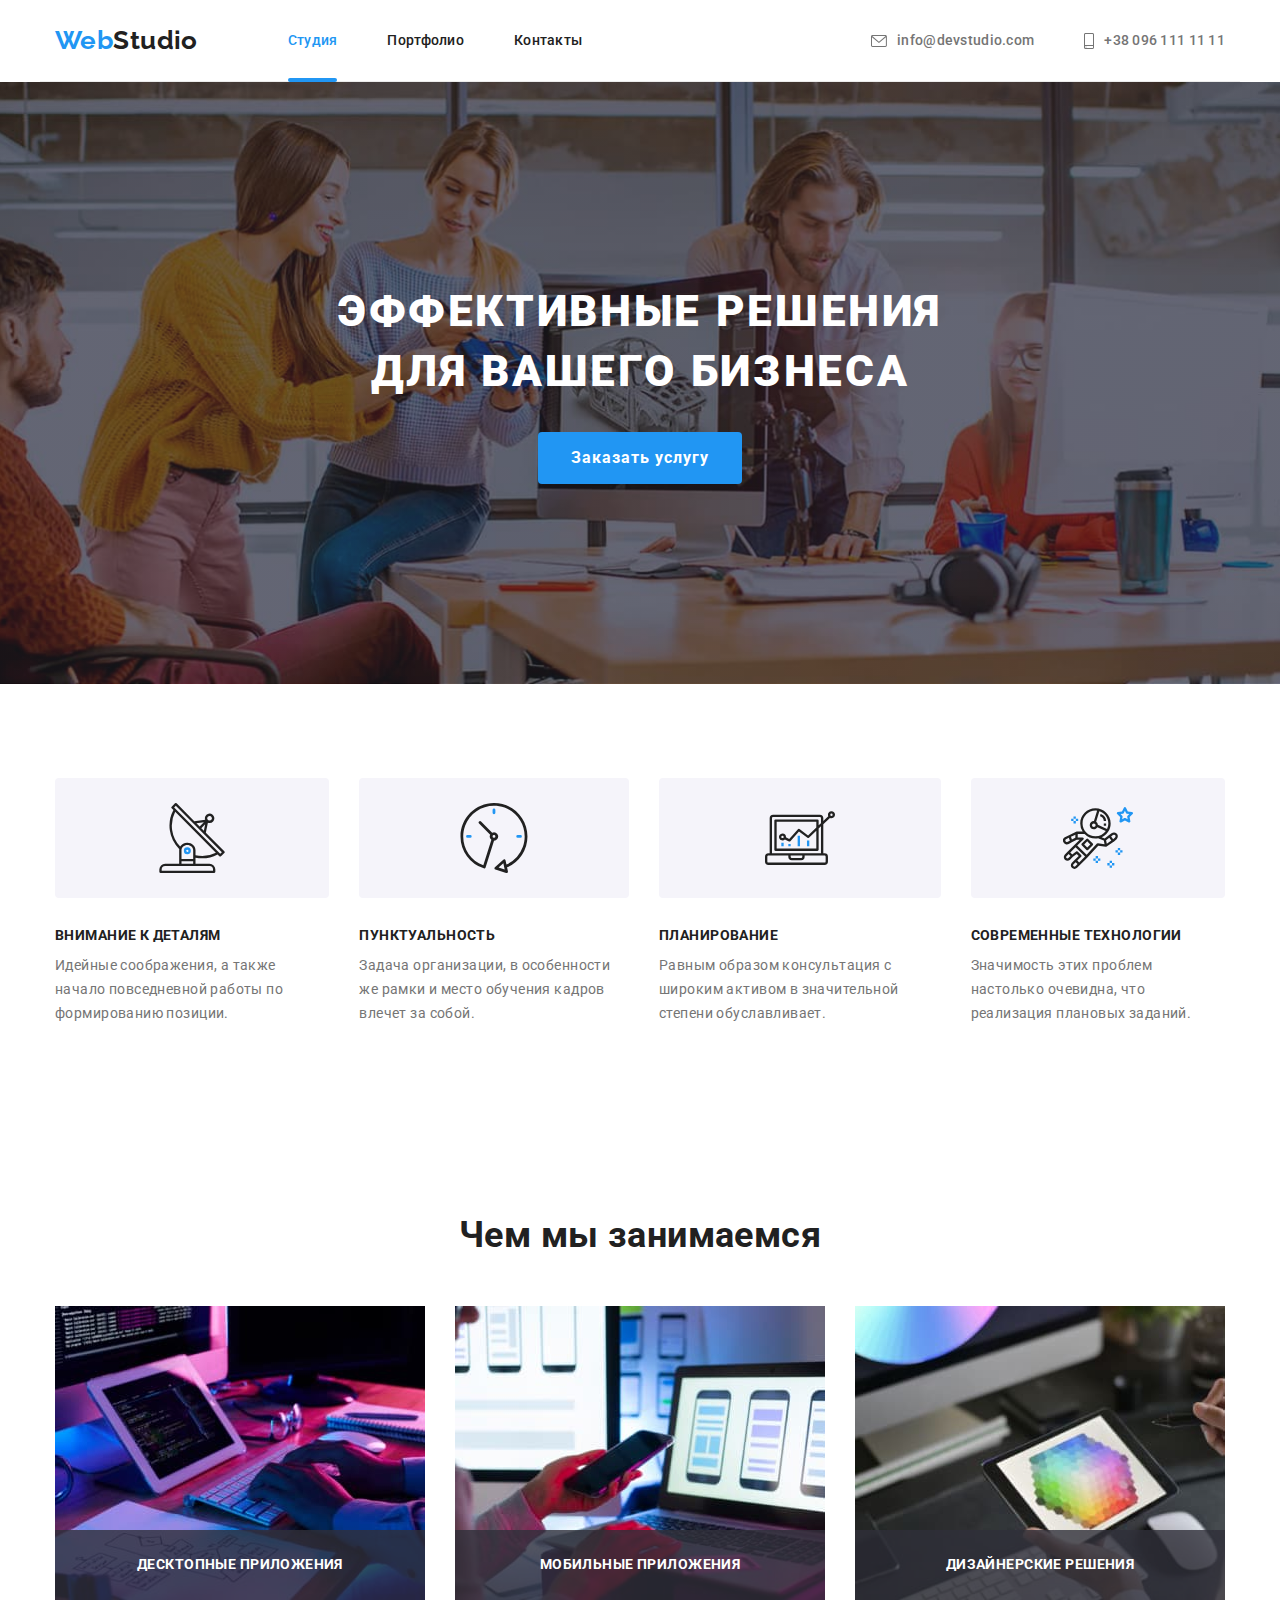
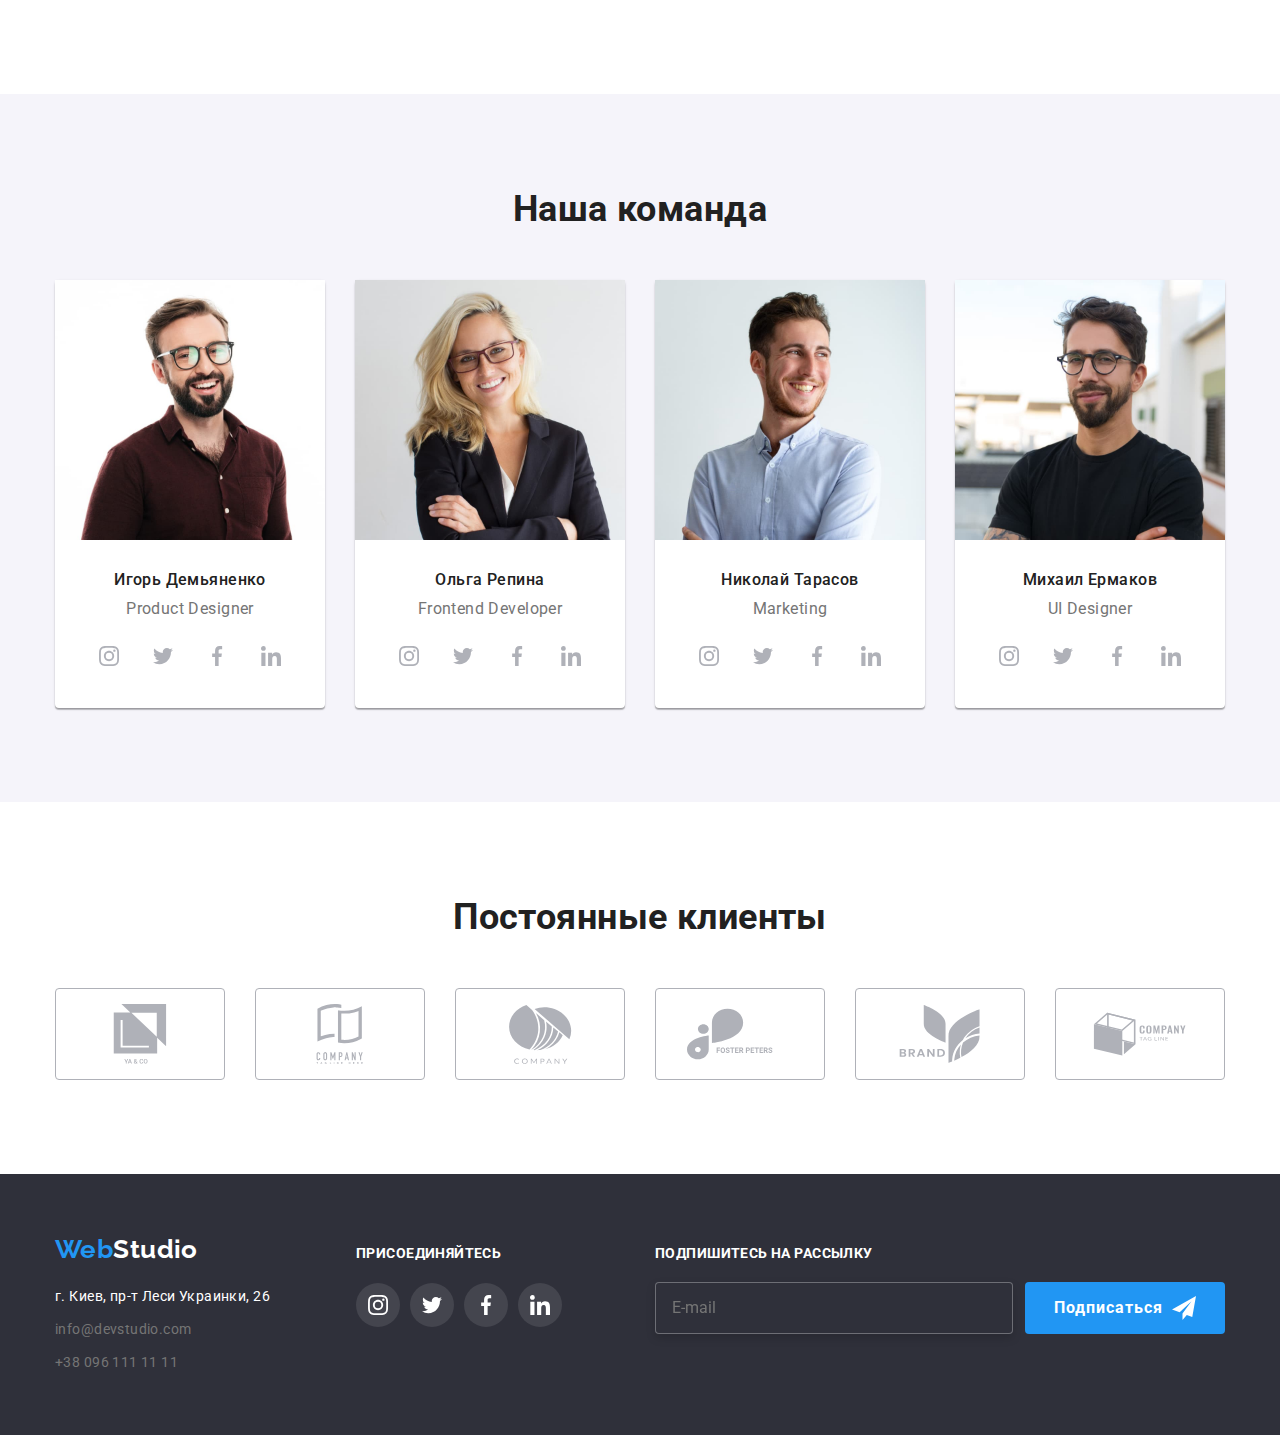
<file: index.html>
<!DOCTYPE html>
<html lang="ru">
    <head>
        <meta charset="UTF-8" />
        <meta http-equiv="X-UA-Compatible" content="IE=edge" />
        <meta name="viewport" content="width=device-width, initial-scale=1.0" />
        <title>Студия</title>
        <link rel="preconnect" href="https://fonts.googleapis.com" />
        <link rel="preconnect" href="https://fonts.gstatic.com" crossorigin />
        <link
            href="https://fonts.googleapis.com/css2?family=Raleway:wght@700&family=Roboto:wght@400;500;700;900&display=swap"
            rel="stylesheet"
        />
        <link
            rel="stylesheet"
            href="https://cdnjs.cloudflare.com/ajax/libs/modern-normalize/1.1.0/modern-normalize.min.css"
        />
        <link rel="stylesheet" href="./css/main.min.css" />
        <!-- <link rel="stylesheet" href="./css/style.css" /> -->
    </head>
    <body>
        <!-- Header -->
        <header class="page-header">
            <div class="container page-header__container">
                <nav class="site-nav">
                    <a href="./index.html" class="logo page-header__logo"
                        ><span class="logo__accent">Web</span>Studio
                    </a>
                    <ul class="site-nav__list">
                        <li class="site-nav__item">
                            <a href="./index.html" class="site-nav__link site-nav__link--current">
                                Студия
                            </a>
                        </li>
                        <li class="site-nav__item">
                            <a href="./portfolio.html" class="site-nav__link"> Портфолио </a>
                        </li>
                        <li class="site-nav__item">
                            <a href="" class="site-nav__link"> Контакты </a>
                        </li>
                    </ul>
                </nav>

                <ul class="header-contacts">
                    <li class="header-contacts__item">
                        <a class="header-contacts__link" href="mailto:info@devstudio.com">
                            <svg class="header-contacts__icon" width="16" height="12">
                                <use href="./images/icons.svg#mail"></use>
                            </svg>
                            info@devstudio.com
                        </a>
                    </li>
                    <li class="header-contacts__item">
                        <a class="header-contacts__link" href="tel:+380961111111">
                            <svg class="header-contacts__icon" width="10" height="16">
                                <use href="./images/icons.svg#tel"></use>
                            </svg>
                            +38 096 111 11 11
                        </a>
                    </li>
                </ul>
            </div>
        </header>

        <main>
            <!-- Hero -->
            <section class="hero">
                <div class="hero__background">
                    <div class="container">
                        <h1 class="hero__title">Эффективные решения для вашего бизнеса</h1>
                        <button data-modal-open type="button" class="hero__button button">
                            Заказать услугу
                        </button>
                    </div>
                </div>
            </section>

            <!-- Advantages -->
            <section class="section">
                <div class="container">
                    <h2 class="section__title visually-hidden">Преимущества</h2>
                    <ul class="advantages">
                        <li class="advantages__item">
                            <div class="advantages__icon-bg">
                                <svg class="advantages__icon" width="70" height="70">
                                    <use href="./images/icons.svg#antenna"></use>
                                </svg>
                            </div>
                            <h3 class="advantages__caption">Внимание к деталям</h3>
                            <p class="advantages__desc">
                                Идейные соображения, а также начало повседневной работы по
                                формированию позиции.
                            </p>
                        </li>

                        <li class="advantages__item">
                            <div class="advantages__icon-bg">
                                <svg class="advantages__icon" width="70" height="70">
                                    <use href="./images/icons.svg#clock"></use>
                                </svg>
                            </div>
                            <h3 class="advantages__caption">Пунктуальность</h3>
                            <p class="advantages__desc">
                                Задача организации, в особенности же рамки и место обучения кадров
                                влечет за собой.
                            </p>
                        </li>

                        <li class="advantages__item">
                            <div class="advantages__icon-bg">
                                <svg class="advantages__icon" width="70" height="70">
                                    <use href="./images/icons.svg#diagram"></use>
                                </svg>
                            </div>
                            <h3 class="advantages__caption">Планирование</h3>
                            <p class="advantages__desc">
                                Равным образом консультация с широким активом в значительной степени
                                обуславливает.
                            </p>
                        </li>

                        <li class="advantages__item">
                            <div class="advantages__icon-bg">
                                <svg class="advantages__icon" width="70" height="70">
                                    <use href="./images/icons.svg#astronaut"></use>
                                </svg>
                            </div>
                            <h3 class="advantages__caption">Современные технологии</h3>
                            <p class="advantages__desc">
                                Значимость этих проблем настолько очевидна, что реализация плановых
                                заданий.
                            </p>
                        </li>
                    </ul>
                </div>
            </section>

            <!-- Features of work -->
            <section class="section">
                <div class="container">
                    <h2 class="section__title">Чем мы занимаемся</h2>
                    <ul class="features">
                        <li class="features__item">
                            <img
                                src="./images/code.jpg"
                                alt="написание семантической разметки"
                                width="370"
                            />
                            <div class="features__text-bg">
                                <span class="features__text">Десктопные приложения</span>
                            </div>
                        </li>
                        <li class="features__item">
                            <img
                                src="./images/design.jpg"
                                alt="создание макетов дизайна"
                                width="370"
                            />
                            <div class="features__text-bg">
                                <span class="features__text">Мобильные приложения</span>
                            </div>
                        </li>
                        <li class="features__item">
                            <img
                                src="./images/colors.jpg"
                                alt="подбор цветовой палитры дизайна"
                                width="370"
                            />
                            <div class="features__text-bg">
                                <span class="features__text">Дизайнерские решения</span>
                            </div>
                        </li>
                    </ul>
                </div>
            </section>

            <!-- Our comand -->
            <section class="section section--bg-color">
                <div class="container">
                    <h2 class="section__title">Наша команда</h2>
                    <ul class="employee">
                        <li class="employee__item">
                            <img src="./images/img1.jpg" alt="Игорь" width="270" />
                            <div class="employee__content">
                                <h3 class="employee__heading">Игорь Демьяненко</h3>
                                <p lang="en" class="employee__position">Product Designer</p>
                                <ul class="socials socials--employee-locate">
                                    <li class="socials__item">
                                        <a
                                            class="socials__link socials__link--employee-color"
                                            href="https://www.instagram.com/"
                                            target="_blank"
                                        >
                                            <svg class="socials__icon" width="20" height="20">
                                                <use href="./images/icons.svg#instagram"></use>
                                            </svg>
                                        </a>
                                    </li>
                                    <li class="socials__item">
                                        <a
                                            class="socials__link socials__link--employee-color"
                                            href="https://twitter.com/"
                                            target="_blank"
                                        >
                                            <svg class="socials__icon" width="20" height="20">
                                                <use href="./images/icons.svg#twitter"></use>
                                            </svg>
                                        </a>
                                    </li>
                                    <li class="socials__item">
                                        <a
                                            class="socials__link socials__link--employee-color"
                                            href="https://facebook.com/"
                                            target="_blank"
                                        >
                                            <svg class="socials__icon" width="20" height="20">
                                                <use href="./images/icons.svg#facebook"></use>
                                            </svg>
                                        </a>
                                    </li>
                                    <li class="socials__item">
                                        <a
                                            class="socials__link socials__link--employee-color"
                                            href="https://linkedin.com/"
                                            target="_blank"
                                        >
                                            <svg class="socials__icon" width="20" height="20">
                                                <use href="./images/icons.svg#linkedin"></use>
                                            </svg>
                                        </a>
                                    </li>
                                </ul>
                            </div>
                        </li>

                        <li class="employee__item">
                            <img src="./images/img2.jpg" alt="Ольга" width="270" />
                            <div class="employee__content">
                                <h3 class="employee__heading">Ольга Репина</h3>
                                <p lang="en" class="employee__position">Frontend Developer</p>
                                <ul class="socials socials--employee-locate">
                                    <li class="socials__item">
                                        <a
                                            class="socials__link socials__link--employee-color"
                                            href="https://www.instagram.com/"
                                            target="_blank"
                                        >
                                            <svg class="socials__icon" width="20" height="20">
                                                <use href="./images/icons.svg#instagram"></use>
                                            </svg>
                                        </a>
                                    </li>
                                    <li class="socials__item">
                                        <a
                                            class="socials__link socials__link--employee-color"
                                            href="https://twitter.com/"
                                            target="_blank"
                                        >
                                            <svg class="socials__icon" width="20" height="20">
                                                <use href="./images/icons.svg#twitter"></use>
                                            </svg>
                                        </a>
                                    </li>
                                    <li class="socials__item">
                                        <a
                                            class="socials__link socials__link--employee-color"
                                            href="https://facebook.com/"
                                            target="_blank"
                                        >
                                            <svg class="socials__icon" width="20" height="20">
                                                <use href="./images/icons.svg#facebook"></use>
                                            </svg>
                                        </a>
                                    </li>
                                    <li class="socials__item">
                                        <a
                                            class="socials__link socials__link--employee-color"
                                            href="https://linkedin.com/"
                                            target="_blank"
                                        >
                                            <svg class="socials__icon" width="20" height="20">
                                                <use href="./images/icons.svg#linkedin"></use>
                                            </svg>
                                        </a>
                                    </li>
                                </ul>
                            </div>
                        </li>

                        <li class="employee__item">
                            <img src="./images/img3.jpg" alt="Николай" width="270" />
                            <div class="employee__content">
                                <h3 class="employee__heading">Николай Тарасов</h3>
                                <p lang="en" class="employee__position">Marketing</p>
                                <ul class="socials socials--employee-locate">
                                    <li class="socials__item">
                                        <a
                                            class="socials__link socials__link--employee-color"
                                            href="https://www.instagram.com/"
                                            target="_blank"
                                        >
                                            <svg class="socials__icon" width="20" height="20">
                                                <use href="./images/icons.svg#instagram"></use>
                                            </svg>
                                        </a>
                                    </li>
                                    <li class="socials__item">
                                        <a
                                            class="socials__link socials__link--employee-color"
                                            href="https://twitter.com/"
                                            target="_blank"
                                        >
                                            <svg class="socials__icon" width="20" height="20">
                                                <use href="./images/icons.svg#twitter"></use>
                                            </svg>
                                        </a>
                                    </li>
                                    <li class="socials__item">
                                        <a
                                            class="socials__link socials__link--employee-color"
                                            href="https://facebook.com/"
                                            target="_blank"
                                        >
                                            <svg class="socials__icon" width="20" height="20">
                                                <use href="./images/icons.svg#facebook"></use>
                                            </svg>
                                        </a>
                                    </li>
                                    <li class="socials__item">
                                        <a
                                            class="socials__link socials__link--employee-color"
                                            href="https://linkedin.com/"
                                            target="_blank"
                                        >
                                            <svg class="socials__icon" width="20" height="20">
                                                <use href="./images/icons.svg#linkedin"></use>
                                            </svg>
                                        </a>
                                    </li>
                                </ul>
                            </div>
                        </li>

                        <li class="employee__item">
                            <img src="./images/img4.jpg" alt="Михаил" width="270" />
                            <div class="employee__content">
                                <h3 class="employee__heading">Михаил Ермаков</h3>
                                <p lang="en" class="employee__position">UI Designer</p>
                                <ul class="socials socials--employee-locate">
                                    <li class="socials__item">
                                        <a
                                            class="socials__link socials__link--employee-color"
                                            href="https://www.instagram.com/"
                                            target="_blank"
                                        >
                                            <svg class="socials__icon" width="20" height="20">
                                                <use href="./images/icons.svg#instagram"></use>
                                            </svg>
                                        </a>
                                    </li>
                                    <li class="socials__item">
                                        <a
                                            class="socials__link socials__link--employee-color"
                                            href="https://twitter.com/"
                                            target="_blank"
                                        >
                                            <svg class="socials__icon" width="20" height="20">
                                                <use href="./images/icons.svg#twitter"></use>
                                            </svg>
                                        </a>
                                    </li>
                                    <li class="socials__item">
                                        <a
                                            class="socials__link socials__link--employee-color"
                                            href="https://facebook.com/"
                                            target="_blank"
                                        >
                                            <svg class="socials__icon" width="20" height="20">
                                                <use href="./images/icons.svg#facebook"></use>
                                            </svg>
                                        </a>
                                    </li>
                                    <li class="socials__item">
                                        <a
                                            class="socials__link socials__link--employee-color"
                                            href="https://linkedin.com/"
                                            target="_blank"
                                        >
                                            <svg class="socials__icon" width="20" height="20">
                                                <use href="./images/icons.svg#linkedin"></use>
                                            </svg>
                                        </a>
                                    </li>
                                </ul>
                            </div>
                        </li>
                    </ul>
                </div>
            </section>

            <!-- Examples -->
            <section class="section">
                <div class="container">
                    <h2 class="section__title">Постоянные клиенты</h2>
                    <ul class="examples">
                        <li class="examples__item">
                            <a
                                class="examples__link"
                                href=""
                                target="_blank"
                                rel="noopener noreferrer"
                            >
                                <svg class="examples__icon" width="106" height="60">
                                    <use href="./images/icons.svg#company-1"></use>
                                </svg>
                            </a>
                        </li>
                        <li class="examples__item">
                            <a
                                class="examples__link"
                                href=""
                                target="_blank"
                                rel="noopener noreferrer"
                            >
                                <svg class="examples__icon" width="106" height="60">
                                    <use href="./images/icons.svg#company-2"></use>
                                </svg>
                            </a>
                        </li>
                        <li class="examples__item">
                            <a
                                class="examples__link"
                                href=""
                                target="_blank"
                                rel="noopener noreferrer"
                            >
                                <svg class="examples__icon" width="106" height="60">
                                    <use href="./images/icons.svg#company-3"></use>
                                </svg>
                            </a>
                        </li>
                        <li class="examples__item">
                            <a
                                class="examples__link"
                                href=""
                                target="_blank"
                                rel="noopener noreferrer"
                            >
                                <svg class="examples__icon" width="106" height="60">
                                    <use href="./images/icons.svg#company-4"></use>
                                </svg>
                            </a>
                        </li>
                        <li class="examples__item">
                            <a
                                class="examples__link"
                                href=""
                                target="_blank"
                                rel="noopener noreferrer"
                            >
                                <svg class="examples__icon" width="106" height="60">
                                    <use href="./images/icons.svg#company-5"></use>
                                </svg>
                            </a>
                        </li>

                        <li class="examples__item">
                            <a
                                class="examples__link"
                                href=""
                                target="_blank"
                                rel="noopener noreferrer"
                            >
                                <svg class="examples__icon" width="93.79" height="43.93">
                                    <use href="./images/icons.svg#company-6"></use>
                                </svg>
                            </a>
                        </li>
                    </ul>
                </div>
            </section>
        </main>

        <!-- Footer -->
        <footer class="page-footer">
            <div class="container page-footer__container">
                <div class="page-footer__nav">
                    <a href="./index.html" class="logo page-footer__logo"
                        ><span class="logo__accent">Web</span>Studio
                    </a>
                    <address>
                        <ul class="footer-contacts">
                            <li class="footer-contacts__item">
                                <a
                                    href="https://goo.gl/maps/RZBRHcPRKJoQ98QK8"
                                    target="_blank"
                                    class="footer-contacts__address"
                                >
                                    г. Киев, пр-т Леси Украинки, 26
                                </a>
                            </li>
                            <li class="footer-contacts__item">
                                <a href="mailto:info@devstudio.com" class="footer-contacts__link">
                                    info@devstudio.com
                                </a>
                            </li>
                            <li class="footer-contacts__item">
                                <a href="tel:+380961111111" class="footer-contacts__link">
                                    +38 096 111 11 11
                                </a>
                            </li>
                        </ul>
                    </address>
                </div>
                <div class="page-footer__socials">
                    <p class="page-footer__text">Присоединяйтесь</p>
                    <ul class="socials">
                        <li class="socials__item">
                            <a
                                class="socials__link socials__link--ft-color"
                                href="https://www.instagram.com/"
                                target="_blank"
                            >
                                <svg class="socials__icon" width="20" height="20">
                                    <use href="./images/icons.svg#instagram"></use>
                                </svg>
                            </a>
                        </li>
                        <li class="socials__item">
                            <a
                                class="socials__link socials__link--ft-color"
                                href="https://twitter.com/"
                                target="_blank"
                            >
                                <svg class="socials__icon" width="20" height="20">
                                    <use href="./images/icons.svg#twitter"></use>
                                </svg>
                            </a>
                        </li>
                        <li class="socials__item">
                            <a
                                class="socials__link socials__link--ft-color"
                                href="https://facebook.com/"
                                target="_blank"
                            >
                                <svg class="socials__icon" width="20" height="20">
                                    <use href="./images/icons.svg#facebook"></use>
                                </svg>
                            </a>
                        </li>
                        <li class="socials__item">
                            <a
                                class="socials__link socials__link--ft-color"
                                href="https://linkedin.com/"
                                target="_blank"
                            >
                                <svg class="socials__icon" width="20" height="20">
                                    <use href="./images/icons.svg#linkedin"></use>
                                </svg>
                            </a>
                        </li>
                    </ul>
                </div>
                <div class="subscription">
                    <b class="subscription__title">подпишитесь на рассылку</b>
                    <form
                        class="subscription__form"
                        action="javascript:void(0);"
                        name="subscription"
                    >
                        <input
                            class="subscription__email"
                            type="email"
                            name="email"
                            placeholder="E-mail"
                            required
                        />
                        <button class="button subscription__button" type="submit">
                            <span class="button__label">Подписаться</span>
                            <svg class="button__icon" width="24" height="24">
                                <use href="./images/icons.svg#send"></use>
                            </svg>
                        </button>
                    </form>
                </div>
            </div>
        </footer>

        <!-- Modal -->
        <div data-modal class="backdrop backdrop--is-hidden">
            <div class="modal">
                <form class="form" action="javascript:void(0);">
                    <b class="form__title">Оставьте свои данные, мы вам перезвоним</b>
                    <label class="form__field"
                        ><span class="form__label">Имя</span>
                        <input
                            class="form__input"
                            type="text"
                            name="username"
                            autocomplete="name"
                            required
                        />
                        <svg class="form__icon" width="18" height="18">
                            <use href="./images/icons.svg#person"></use>
                        </svg>
                    </label>

                    <label class="form__field"
                        ><span class="form__label">Телефон</span>
                        <input
                            class="form__input"
                            type="tel"
                            name="phone-number"
                            autocomplete="tel"
                            required
                        />
                        <svg class="form__icon" width="18" height="18">
                            <use href="./images/icons.svg#phone"></use>
                        </svg>
                    </label>

                    <label class="form__field"
                        ><span class="form__label">Почта</span>
                        <input
                            class="form__input"
                            type="email"
                            name="mail"
                            autocomplete="email"
                            required
                        />
                        <svg class="form__icon" width="18" height="18">
                            <use href="./images/icons.svg#email"></use>
                        </svg>
                    </label>

                    <label class="form__comment"
                        ><span class="form-label">Комментарий</span>
                        <textarea
                            class="form__text"
                            name="comment"
                            placeholder="Введите текст"
                        ></textarea>
                    </label>

                    <label class="policy">
                        <input
                            class="policy__checkbox visually-hidden"
                            type="checkbox"
                            name="checkbox"
                            value="policy"
                            required
                        />
                        <svg class="policy__icon" width="15" height="15">
                            <use href="./images/icons.svg#check"></use>
                        </svg>
                        <!-- <div class="checkbox-icon-bg"></div> -->
                        <span class="policy__text"
                            >Соглашаюсь с рассылкой и принимаю
                            <a
                                class="policy__link"
                                href="https://goit.ua/agreement/goit-contract-physic.pdf"
                                target="_blank"
                            >
                                <span class="policy__conditions">Условия договора</span>
                            </a></span
                        >
                    </label>

                    <button class="button form__button" type="submit">Отправить</button>
                </form>
                <div data-modal-close class="close-button">
                    <svg class="close-button__icon" width="18" height="18">
                        <use href="./images/icons.svg#close"></use>
                    </svg>
                </div>
            </div>
        </div>

        <script src="./js/modal.js"></script>
    </body>
</html>
</file>
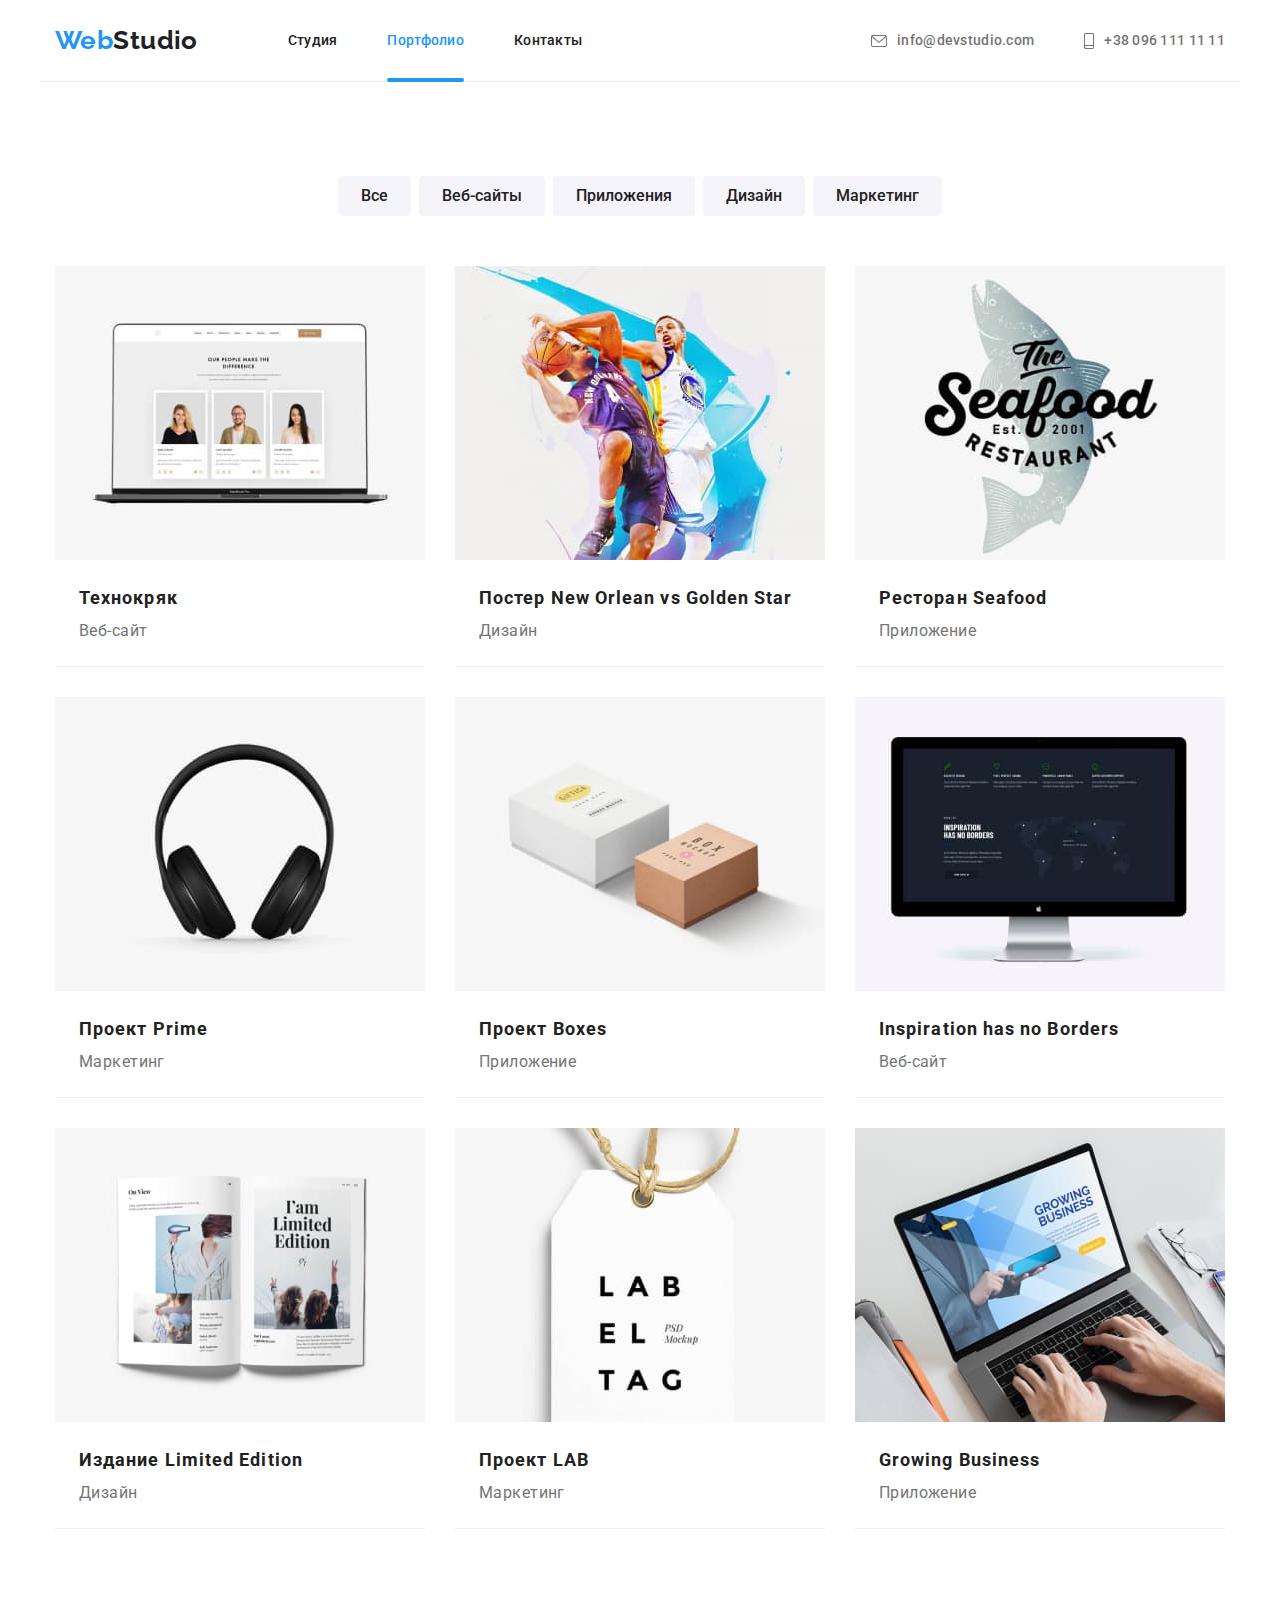
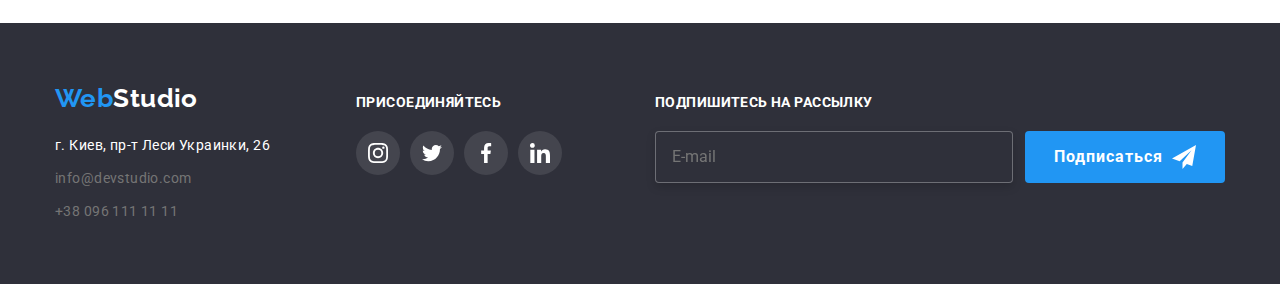
<file: portfolio.html>
<!DOCTYPE html>
<html lang="ru">
    <head>
        <meta charset="UTF-8" />
        <meta http-equiv="X-UA-Compatible" content="IE=edge" />
        <meta name="viewport" content="width=device-width, initial-scale=1.0" />
        <title>Portfolio</title>
        <link rel="preconnect" href="https://fonts.googleapis.com" />
        <link rel="preconnect" href="https://fonts.gstatic.com" crossorigin />
        <link
            href="https://fonts.googleapis.com/css2?family=Raleway:wght@700&family=Roboto:wght@400;500;700;900&display=swap"
            rel="stylesheet"
        />
        <link
            rel="stylesheet"
            href="https://cdnjs.cloudflare.com/ajax/libs/modern-normalize/1.1.0/modern-normalize.min.css"
        />
        <link rel="stylesheet" href="./css/portfolio.min.css" />
        <!-- <link rel="stylesheet" href="./css/style.css" /> -->
    </head>
    <body>
        <!-- Header -->
        <header class="page-header">
            <div class="container page-header__container">
                <nav class="site-nav">
                    <a href="./index.html" class="logo page-header__logo"
                        ><span class="logo__accent">Web</span>Studio
                    </a>
                    <ul class="site-nav__list">
                        <li class="site-nav__item">
                            <a href="./index.html" class="site-nav__link"> Студия </a>
                        </li>
                        <li class="site-nav__item">
                            <a
                                href="./portfolio.html"
                                class="site-nav__link site-nav__link--current"
                            >
                                Портфолио
                            </a>
                        </li>
                        <li class="site-nav__item">
                            <a href="" class="site-nav__link"> Контакты </a>
                        </li>
                    </ul>
                </nav>

                <ul class="header-contacts">
                    <li class="header-contacts__item">
                        <a class="header-contacts__link" href="mailto:info@devstudio.com">
                            <svg class="header-contacts__icon" width="16" height="12">
                                <use href="./images/icons.svg#mail"></use>
                            </svg>
                            info@devstudio.com
                        </a>
                    </li>
                    <li class="header-contacts__item">
                        <a class="header-contacts__link" href="tel:+380961111111">
                            <svg class="header-contacts__icon" width="10" height="16">
                                <use href="./images/icons.svg#tel"></use>
                            </svg>
                            +38 096 111 11 11
                        </a>
                    </li>
                </ul>
            </div>
        </header>

        <main>
            <section class="portfolio section">
                <div class="container">
                    <h1 class="portfolio__title visually-hidden">Портфолио</h1>
                    <ul class="filters">
                        <li class="filters__item">
                            <button type="button" class="filter__button">Все</button>
                        </li>
                        <li class="filters__item">
                            <button type="button" class="filter__button">Веб-сайты</button>
                        </li>
                        <li class="filters__item">
                            <button type="button" class="filter__button">Приложения</button>
                        </li>
                        <li class="filters__item">
                            <button type="button" class="filter__button">Дизайн</button>
                        </li>
                        <li class="filters__item">
                            <button type="button" class="filter__button">Маркетинг</button>
                        </li>
                    </ul>
                    <ul class="grid">
                        <li class="card grid__card">
                            <a href="" class="card__link">
                                <div class="card__thumb">
                                    <img
                                        class="card__img"
                                        src="./images/portfolio-img-1.jpg"
                                        alt="веб-сайт открытый на ноутбуке"
                                        width="370"
                                    />
                                    <div class="card__bg">
                                        <span class="card__text"
                                            >Технокряк это современная площадка распространения
                                            коронавируса. Компании используют эту платформу для
                                            цифрового шпионажа и атак на защищённые сервера
                                            конкурентов</span
                                        >
                                    </div>
                                </div>
                                <div class="card__content">
                                    <h2 class="card__title">Технокряк</h2>
                                    <p class="card__desc">Веб-сайт</p>
                                </div>
                            </a>
                        </li>

                        <li class="card grid__card">
                            <a href="" class="card__link">
                                <div class="card__thumb">
                                    <img
                                        class="card__img"
                                        src="./images/portfolio-img-2.jpg"
                                        alt="борьба за мяч баскетболистов"
                                        width="370"
                                    />
                                    <div class="card__bg">
                                        <span class="card__text"
                                            >Lorem ipsum dolor sit amet consectetur adipisicing
                                            elit. Facilis odit tempore consequuntur quibusdam eaque,
                                            libero alias vitae voluptas obcaecati.</span
                                        >
                                    </div>
                                </div>
                                <div class="card__content">
                                    <h2 class="card__title">
                                        Постер <span lang="en">New Orlean vs Golden Star</span>
                                    </h2>
                                    <p class="card__desc">Дизайн</p>
                                </div>
                            </a>
                        </li>

                        <li class="card grid__card">
                            <a href="" class="card__link">
                                <div class="card__thumb">
                                    <img
                                        class="card__img"
                                        src="./images/portfolio-img-3.jpg"
                                        alt="логотип рыбного ресторана"
                                        width="370"
                                    />
                                    <div class="card__bg">
                                        <span class="card__text"
                                            >Lorem ipsum dolor sit amet consectetur adipisicing
                                            elit. Amet, pariatur perferendis cumque illo deserunt
                                            excepturi quidem nesciunt vitae earum.</span
                                        >
                                    </div>
                                </div>
                                <div class="card__content">
                                    <h2 class="card__title">
                                        Ресторан <span lang="en">Seafood</span>
                                    </h2>
                                    <p class="card__desc">Приложение</p>
                                </div>
                            </a>
                        </li>

                        <li class="card grid__card">
                            <a href="" class="card__link">
                                <div class="card__thumb">
                                    <img
                                        class="card__img"
                                        src="./images/portfolio-img-4.jpg"
                                        alt="полноразмерные наушники"
                                        width="370"
                                    />
                                    <div class="card__bg">
                                        <span class="card__text"
                                            >Lorem ipsum dolor sit amet consectetur adipisicing
                                            elit. Odit rem obcaecati eligendi delectus ut id aliquid
                                            explicabo. Deserunt, debitis.</span
                                        >
                                    </div>
                                </div>
                                <div class="card__content">
                                    <h2 class="card__title">Проект <span lang="en">Prime</span></h2>
                                    <p class="card__desc">Маркетинг</p>
                                </div>
                            </a>
                        </li>

                        <li class="card grid__card">
                            <a href="" class="card__link">
                                <div class="card__thumb">
                                    <img
                                        class="card__img"
                                        src="./images/portfolio-img-5.jpg"
                                        alt="упаковочные коробки"
                                        width="370"
                                    />
                                    <div class="card__bg">
                                        <span class="card__text"
                                            >Lorem ipsum dolor, sit amet consectetur adipisicing
                                            elit. Fuga ad ullam necessitatibus, quibusdam voluptates
                                            possimus nisi fugiat minus tenetur!</span
                                        >
                                    </div>
                                </div>
                                <div class="card__content">
                                    <h2 class="card__title">Проект <span lang="en">Boxes</span></h2>
                                    <p class="card__desc">Приложение</p>
                                </div>
                            </a>
                        </li>

                        <li class="card grid__card">
                            <a href="" class="card__link">
                                <div class="card__thumb">
                                    <img
                                        class="card__img"
                                        src="./images/portfolio-img-6.jpg"
                                        alt="веб-сайт с картой мира"
                                        width="370"
                                    />
                                    <div class="card__bg">
                                        <span class="card__text"
                                            >Lorem ipsum dolor sit amet consectetur adipisicing
                                            elit. Alias excepturi sunt nostrum repellat odio
                                            molestiae consequuntur quasi facere dolorem?</span
                                        >
                                    </div>
                                </div>
                                <div class="card__content">
                                    <h2 class="card__title" lang="en">
                                        Inspiration has no Borders
                                    </h2>
                                    <p class="card__desc">Веб-сайт</p>
                                </div>
                            </a>
                        </li>

                        <li class="card grid__card">
                            <a href="" class="card__link">
                                <div class="card__thumb">
                                    <img
                                        class="card__img"
                                        src="./images/portfolio-img-7.jpg"
                                        alt="лимитированное издание журнала"
                                        width="370"
                                    />
                                    <div class="card__bg">
                                        <span class="card__text"
                                            >Lorem, ipsum dolor sit amet consectetur adipisicing
                                            elit. Rerum perspiciatis, iusto vel nostrum eligendi
                                            ducimus labore asperiores fugit eveniet.</span
                                        >
                                    </div>
                                </div>
                                <div class="card__content">
                                    <h2 class="card__title">
                                        Издание <span lang="en">Limited Edition</span>
                                    </h2>
                                    <p class="card__desc">Дизайн</p>
                                </div>
                            </a>
                        </li>

                        <li class="card grid__card">
                            <a href="" class="card__link">
                                <div class="card__thumb">
                                    <img
                                        class="card__img"
                                        src="./images/portfolio-img-8.jpg"
                                        alt="дизайнерский кулон"
                                        width="370"
                                    />
                                    <div class="card__bg">
                                        <span class="card__text"
                                            >Lorem ipsum dolor sit amet consectetur adipisicing
                                            elit. Rem porro labore soluta minima error aut
                                            consequatur nisi sit culpa.</span
                                        >
                                    </div>
                                </div>
                                <div class="card__content">
                                    <h2 class="card__title">Проект <span lang="en">LAB</span></h2>
                                    <p class="card__desc">Маркетинг</p>
                                </div>
                            </a>
                        </li>

                        <li class="card grid__card">
                            <a href="" class="card__link">
                                <div class="card__thumb">
                                    <img
                                        class="card__img"
                                        src="./images/portfolio-img-9.jpg"
                                        alt="веб-приложение"
                                        width="370"
                                    />
                                    <div class="card__bg">
                                        <span class="card__text"
                                            >Lorem ipsum dolor sit amet consectetur adipisicing
                                            elit. Nam at delectus quas consectetur, aperiam
                                            voluptates deserunt laboriosam quaerat aspernatur!</span
                                        >
                                    </div>
                                </div>
                                <div class="card__content">
                                    <h2 class="card__title" lang="en">Growing Business</h2>
                                    <p class="card__desc">Приложение</p>
                                </div>
                            </a>
                        </li>
                    </ul>
                </div>
            </section>
        </main>

        <!-- Footer -->
        <footer class="page-footer">
            <div class="container page-footer__container">
                <div class="page-footer__nav">
                    <a href="./index.html" class="logo page-footer__logo"
                        ><span class="logo__accent">Web</span>Studio
                    </a>
                    <address>
                        <ul class="footer-contacts">
                            <li class="footer-contacts__item">
                                <a
                                    href="https://goo.gl/maps/RZBRHcPRKJoQ98QK8"
                                    target="_blank"
                                    class="footer-contacts__address"
                                >
                                    г. Киев, пр-т Леси Украинки, 26
                                </a>
                            </li>
                            <li class="footer-contacts__item">
                                <a href="mailto:info@devstudio.com" class="footer-contacts__link">
                                    info@devstudio.com
                                </a>
                            </li>
                            <li class="footer-contacts__item">
                                <a href="tel:+380961111111" class="footer-contacts__link">
                                    +38 096 111 11 11
                                </a>
                            </li>
                        </ul>
                    </address>
                </div>
                <div class="page-footer__socials">
                    <p class="page-footer__text">Присоединяйтесь</p>
                    <ul class="socials">
                        <li class="socials__item">
                            <a
                                class="socials__link socials__link--ft-color"
                                href="https://www.instagram.com/"
                                target="_blank"
                            >
                                <svg class="socials__icon" width="20" height="20">
                                    <use href="./images/icons.svg#instagram"></use>
                                </svg>
                            </a>
                        </li>
                        <li class="socials__item">
                            <a
                                class="socials__link socials__link--ft-color"
                                href="https://twitter.com/"
                                target="_blank"
                            >
                                <svg class="socials__icon" width="20" height="20">
                                    <use href="./images/icons.svg#twitter"></use>
                                </svg>
                            </a>
                        </li>
                        <li class="socials__item">
                            <a
                                class="socials__link socials__link--ft-color"
                                href="https://facebook.com/"
                                target="_blank"
                            >
                                <svg class="socials__icon" width="20" height="20">
                                    <use href="./images/icons.svg#facebook"></use>
                                </svg>
                            </a>
                        </li>
                        <li class="socials__item">
                            <a
                                class="socials__link socials__link--ft-color"
                                href="https://linkedin.com/"
                                target="_blank"
                            >
                                <svg class="socials__icon" width="20" height="20">
                                    <use href="./images/icons.svg#linkedin"></use>
                                </svg>
                            </a>
                        </li>
                    </ul>
                </div>
                <div class="subscription">
                    <b class="subscription__title">подпишитесь на рассылку</b>
                    <form
                        class="subscription__form"
                        action="javascript:void(0);"
                        name="subscription"
                    >
                        <input
                            class="subscription__email"
                            type="email"
                            name="email"
                            placeholder="E-mail"
                        />
                        <button class="button subscription__button" type="submit">
                            <span class="button__label">Подписаться</span>
                            <svg class="button__icon" width="24" height="24">
                                <use href="./images/icons.svg#send"></use>
                            </svg>
                        </button>
                    </form>
                </div>
            </div>
        </footer>
    </body>
</html>
</file>
<file: css/style.css>
:root {
    --primary-text-color: #757575;
    --title-text-color: #212121;
    --accent-color: #2196f3;
    --white-color: #ffffff;
    --secondary-bg-color: #f5f4fa;
    --accent-bg-color: #2f303a;
    --border-color: #eeeeee;
    --header-border: #ececec;
    --icon-color: #afb1b8;

    --title-content-gap: 50px;
    --card-gap: 30px;
    --icon-gap: 10px;
    --primary-border-radius: 4px;
}

/* TOOLS */

body {
    background-color: var(--white-color);
    font-family: 'Roboto', sans-serif;
    font-size: 14px;
    line-height: 1.71;
    letter-spacing: 0.03em;

    color: var(--primary-text-color);
}

h1,
h2,
h3,
p {
    margin: 0;
    padding: 0;
}

ul {
    margin: 0;
    padding: 0;

    list-style: none;
}

a {
    font-style: normal;
    text-decoration: none;
}

img {
    display: block;
    max-width: 100%;
    height: auto;
}

input {
    margin: 0;
    padding: 0;
}

label {
    margin: 0;
    padding: 0;
}

.visually-hidden {
    position: absolute;
    width: 1px;
    height: 1px;
    margin: -1px;
    padding: 0;
    border: 0;
    white-space: nowrap;
    clip-path: inset(100%);
    clip: rect(0 0 0 0);
    overflow: hidden;
}

.container {
    width: 1200px;
    padding-left: 15px;
    padding-right: 15px;
    margin-right: auto;
    margin-left: auto;
}

.section {
    padding-top: 94px;
    padding-bottom: 94px;
}

.section__title {
    margin-bottom: var(--title-content-gap);

    font-weight: 700;
    font-size: 36px;
    line-height: 1.17;
    text-align: center;

    color: var(--title-text-color);
}

.button {
    min-width: 200px;

    font-weight: 700;
    font-size: 16px;
    line-height: 1.87;
    letter-spacing: 0.06em;

    color: var(--white-color);
    background-color: var(--accent-color);

    border: 1px solid transparent;
    border-radius: var(--primary-border-radius);

    cursor: pointer;

    transition: color 250ms cubic-bezier(0.4, 0, 0.2, 1),
        background-color 250ms cubic-bezier(0.4, 0, 0.2, 1);
}

.button:hover,
.button:focus {
    color: var(--accent-color);
    background-color: var(--white-color);
}

.button__icon {
    fill: currentColor;
}

/* HEADER */

.page-header__container {
    display: flex;
    align-items: center;
    padding-top: 20px;
    padding-bottom: 20px;

    border-bottom: 1px solid var(--header-border);
}

.site-nav {
    display: flex;
    align-items: center;
}

.site-nav__list {
    display: flex;
    margin-left: 90px;
}

.site-nav__item:not(:last-child) {
    margin-right: 50px;
}

.logo {
    display: block;

    font-family: 'Raleway', sans-serif;
    font-weight: 700;
    font-size: 26px;
    line-height: 1.2;

    transition: color 250ms cubic-bezier(0.4, 0, 0.2, 1);
}

.page-header__logo {
    padding: 5px 0;

    color: var(--title-text-color);
}

.logo__accent {
    color: var(--accent-color);
}

.logo:hover,
.logo:focus {
    color: var(--accent-color);
}

.site-nav__link {
    position: relative;
    display: flex;
    flex-direction: column;
    padding: 10px 0;

    font-weight: 500;
    line-height: 1.14;
    letter-spacing: 0.02em;

    color: var(--title-text-color);

    transition: color 250ms cubic-bezier(0.4, 0, 0.2, 1);
}

site-nav__link--current {
    color: var(--accent-color);
}

.site-nav__link--current::after {
    content: '';
    position: absolute;
    top: 55px;
    left: 0;
    width: 100%;
    height: 4px;

    background-color: var(--accent-color);

    border-radius: 2px;
}

.site-nav__link:hover,
.site-nav__link:focus {
    color: var(--accent-color);
}

.header-contacts {
    display: flex;
    align-items: center;
    margin-left: auto;
}

.header-contacts__item:not(:last-child) {
    margin-right: 50px;
}

.header-contacts__link {
    display: flex;
    align-items: center;

    font-weight: 500;
    line-height: 1.14;
    letter-spacing: 0.02em;

    color: var(--primary-text-color);

    transition: color 250ms cubic-bezier(0.4, 0, 0.2, 1);
}

.header-contacts__icon {
    margin-right: var(--icon-gap);

    fill: currentColor;
}

.header-contacts__link:hover .header-contacts__icon,
.header-contacts__link:hover,
.header-contacts__link:focus {
    color: var(--accent-color);
}

/* MAIN PAGE */

/* HERO */

.hero {
    background-image: linear-gradient(rgba(47, 48, 58, 0.4), rgba(47, 48, 58, 0.4)),
        url(../images/hero-bg.jpg);
    background-color: var(--accent-bg-color);
    background-size: cover;
    background-repeat: no-repeat;
    background-position: center;

    max-width: 1600px;
    margin-right: auto;
    margin-left: auto;
    padding-top: 200px;
    padding-bottom: 200px;

    text-align: center;
}

.hero__title {
    margin-right: auto;
    margin-left: auto;
    margin-bottom: 30px;
    max-width: 696px;

    font-weight: 900;
    font-size: 44px;
    line-height: 1.36;
    letter-spacing: 0.06em;
    text-transform: uppercase;

    color: var(--white-color);
}

.hero__button {
    display: flex;
    justify-content: center;
    align-items: center;

    padding: 10px 32px;
    margin-left: auto;
    margin-right: auto;
}

/* ADVANTAGES SECTION */

.advantages {
    display: flex;
}

.advantages__item {
    width: calc((100% - 3 * var(--card-gap)) / 4);
}

.advantages__item:not(:last-child) {
    margin-right: var(--card-gap);
}

.advantages__icon-bg {
    display: flex;
    justify-content: center;
    align-items: center;
    min-height: 120px;
    margin-bottom: var(--card-gap);

    background-color: var(--secondary-bg-color);

    border-radius: var(--primary-border-radius);
}

.advantages__caption {
    margin-bottom: 10px;

    font-weight: 700;
    font-size: 14px;
    line-height: 1.14;
    text-transform: uppercase;

    color: var(--title-text-color);
}

/* FEATURES SECTION */

.features {
    display: flex;
    justify-content: center;
}

.features__item {
    position: relative;
    width: calc((100% - 2 * var(--card-gap)) / 3);
}

.features__item:not(:last-child) {
    margin-right: var(--card-gap);
}

.features__text-bg {
    position: absolute;
    bottom: 0;
    left: 0;
    display: flex;
    justify-content: center;
    align-items: center;

    min-height: 70px;
    width: 100%;

    background-color: rgba(47, 48, 58, 0.8);
}
.features__text {
    font-weight: 700;
    line-height: 1.14;
    text-transform: uppercase;

    color: var(--white-color);
}

/* EMPLOYEE SECTION */

.section--bg-color {
    background-color: var(--secondary-bg-color);
}

.employee {
    display: flex;
}

.employee__item {
    width: calc((100% - 3 * var(--card-gap)) / 4);

    text-align: center;

    border-radius: var(--primary-border-radius);

    background-color: var(--white-color);
    box-shadow: 0px 1px 3px rgba(0, 0, 0, 0.12), 0px 1px 1px rgba(0, 0, 0, 0.14),
        0px 2px 1px rgba(0, 0, 0, 0.2);
}

.employee__item:not(:last-child) {
    margin-right: var(--card-gap);
}

.employee__content {
    padding-top: 30px;
    padding-bottom: 30px;
}

.employee__heading {
    margin-bottom: 10px;

    font-weight: 500;
    font-size: 16px;
    line-height: 1.19;

    color: var(--title-text-color);
}

.employee__position {
    margin-bottom: 16px;

    font-size: 16px;
    line-height: 1.19;
}

.socials--employee-locate {
    display: flex;
    justify-content: center;
}

.socials__link--employee-color {
    color: var(--icon-color);
    background-color: var(--white-color);
}

.socials__link--employee-color:hover,
.socials__link--employee-color:focus {
    color: var(--white-color);
    background-color: var(--accent-color);
}

/* EXAMPLES SECTION */

.examples {
    display: flex;
    justify-content: center;
}

.examples__item:not(:last-child) {
    margin-right: var(--card-gap);
}

.examples__link {
    display: flex;
    align-items: center;
    justify-content: center;
    width: 170px;
    height: 92px;

    color: var(--icon-color);

    border: 1px solid var(--icon-color);
    border-radius: var(--primary-border-radius);

    transition: color 250ms cubic-bezier(0.4, 0, 0.2, 1);
}

.examples__link:hover,
.examples__link:focus {
    color: var(--accent-color);
    border-color: var(--accent-color);
}

.examples__icon {
    fill: currentColor;
}

/* PORTFOLIO PAGE */

/* FILTERS */

.filters {
    display: flex;
    justify-content: center;

    margin-bottom: var(--title-content-gap);
}

.filters__item:not(:last-child) {
    margin-right: 8px;
}

.filter__button {
    padding-top: 6px;
    padding-bottom: 6px;
    padding-right: 22px;
    padding-left: 22px;

    font-weight: 500;
    font-size: 16px;
    line-height: 1.62;

    color: var(--title-text-color);
    background-color: var(--secondary-bg-color);

    border: 1px solid transparent;
    border-radius: var(--primary-border-radius);

    cursor: pointer;

    transition: color 250ms cubic-bezier(0.4, 0, 0.2, 1),
        background-color 250ms cubic-bezier(0.4, 0, 0.2, 1),
        box-shadow 250ms cubic-bezier(0.4, 0, 0.2, 1);
}

.filter__button:hover,
.filter__button:focus {
    color: var(--white-color);
    background-color: var(--accent-color);
    box-shadow: 0px 3px 1px rgba(0, 0, 0, 0.1), 0px 1px 2px rgba(0, 0, 0, 0.08),
        0px 2px 2px rgba(0, 0, 0, 0.12);
}

/* PORTFOLIO CONTENT */

.grid {
    display: flex;
    flex-wrap: wrap;
    margin-left: calc(-1 * var(--card-gap));
    margin-top: calc(-1 * var(--card-gap));
}

.grid__card {
    margin-left: var(--card-gap);
    margin-top: var(--card-gap);
}

.card {
    display: block;
    flex-basis: calc(100% / 3 - var(--card-gap));

    transition: box-shadow 250ms cubic-bezier(0.4, 0, 0.2, 1);
}

.card__content {
    padding: 20px 24px;

    border-bottom: 1px solid var(--border-color);
}

.card__title {
    color: var(--title-text-color);

    font-weight: 700;
    font-size: 18px;
    line-height: 2;
    letter-spacing: 0.06em;
}

.card:hover,
.card:focus {
    box-shadow: 0px 3px 1px rgba(0, 0, 0, 0.1), 0px 1px 2px rgba(0, 0, 0, 0.08),
        0px 2px 2px rgba(0, 0, 0, 0.12);
}

.card:hover .card__bg,
.card:focus .card__bg {
    transform: translateY(0);
}

.card__thumb {
    position: relative;
    overflow: hidden;
}

.card__bg {
    position: absolute;
    top: 0;
    left: 0;
    display: flex;
    justify-content: center;
    align-items: center;

    padding: 0 24px;
    width: 100%;
    height: 100%;

    background-color: rgba(33, 150, 243, 0.9);

    transform: translateY(101%);
    transition: transform 250ms cubic-bezier(0.4, 0, 0.2, 1);
}

.card__text {
    font-size: 18px;
    line-height: 1.56;

    color: var(--white-color);
}

.card__desc {
    font-size: 16px;
    line-height: 1.87;

    color: var(--primary-text-color);
}

/* FOOTER */

.page-footer {
    padding-top: 60px;
    padding-bottom: 60px;

    background-color: var(--accent-bg-color);
}

.page-footer__container {
    display: flex;
    align-items: baseline;
}

.page-footer__nav {
    flex-grow: 1;
}

.page-footer__logo {
    margin-bottom: 20px;

    color: var(--white-color);
}

.footer-contacts__address {
    color: var(--white-color);

    transition: color 250ms cubic-bezier(0.4, 0, 0.2, 1);
}

.footer-contacts__item:not(:last-child) {
    margin-bottom: 9px;
}

.footer-contacts__link {
    color: var(--primary-text-color);

    transition: color 250ms cubic-bezier(0.4, 0, 0.2, 1);
}

.footer-contacts__address:hover,
.footer-contacts__address:focus,
.footer-contacts__link:hover,
.footer-contacts__link:focus {
    color: var(--accent-color);
}

.page-footer__socials {
    margin-left: 70px;
}

.page-footer__text {
    margin-bottom: 20px;

    font-weight: 700;
    line-height: 1.33;

    color: var(--white-color);

    text-transform: uppercase;
}

.socials {
    display: flex;
}

.socials__item:not(:last-child) {
    margin-right: var(--icon-gap);
}

.socials__link {
    display: flex;
    justify-content: center;
    align-items: center;
    width: 44px;
    height: 44px;

    border-radius: 50%;

    transition: color 250ms cubic-bezier(0.4, 0, 0.2, 1),
        background-color 250ms cubic-bezier(0.4, 0, 0.2, 1);
}

.socials__link--ft-color {
    color: var(--white-color);
    background-color: rgba(255, 255, 255, 0.1);
}

.socials__link--ft-color:hover,
.socials__link--ft-color:focus {
    background-color: var(--accent-color);
}

.socials__icon {
    fill: currentColor;
}

.subscription {
    margin-left: 93px;
}

.subscription__title {
    display: block;
    margin-bottom: 20px;

    font-weight: 700;
    line-height: 1.14;
    text-transform: uppercase;

    color: var(--white-color);
}

.subscription__form {
    display: flex;
    align-items: flex-start;
}

.subscription__email {
    min-width: 358px;
    padding: 15px 16px;
    margin-right: 12px;

    background-color: var(--accent-bg-color);

    border: 1px solid rgba(255, 255, 255, 0.3);
    border-radius: 4px;
    filter: drop-shadow(0px 4px 4px rgba(0, 0, 0, 0.15));
}

.subscription__email[placeholder] {
    font-size: 16px;
    line-height: 1.25;

    color: rgba(255, 255, 255, 0.6);
}

.subscription__button {
    display: flex;
    justify-content: space-between;
    align-items: center;
    padding: 10px 28px;
}

/* MODAL */

.backdrop {
    position: fixed;
    top: 0;
    left: 0;
    width: 100vw;
    height: 100vh;

    background-color: rgba(0, 0, 0, 0.2);

    visibility: visible;
    opacity: 1;

    transition: opacity 250ms cubic-bezier(0.4, 0, 0.2, 1),
        visibility 250ms cubic-bezier(0.4, 0, 0.2, 1),
        background-color 250ms cubic-bezier(0.4, 0, 0.2, 1);
}

.backdrop--is-hidden {
    visibility: hidden;
    pointer-events: none;
    opacity: 0;
}

.backdrop--is-hidden .modal {
    visibility: hidden;
    pointer-events: none;
    opacity: 0;
    transform: translate(-50%, -50%) scale(3);
}

.modal {
    position: absolute;
    top: 50%;
    left: 50%;
    transform: translate(-50%, -50%) scale(1);

    min-width: 528px;
    min-height: 581px;

    visibility: visible;
    opacity: 1;

    background-color: var(--white-color);

    border-radius: 4px;

    box-shadow: 0px 1px 3px rgba(0, 0, 0, 0.12), 0px 1px 1px rgba(0, 0, 0, 0.14),
        0px 2px 1px rgba(0, 0, 0, 0.2);

    transition: transform 250ms cubic-bezier(0.4, 0, 0.2, 1),
        visibility 250ms cubic-bezier(0.4, 0, 0.2, 1), opacity 250ms cubic-bezier(0.4, 0, 0.2, 1),
        box-shadow 250ms cubic-bezier(0.4, 0, 0.2, 1);
}

.form {
    display: flex;
    flex-direction: column;
    align-items: center;

    padding: 40px;
    margin-right: auto;
    margin-left: auto;
}

.form__title {
    margin-bottom: 12px;

    font-weight: 700;
    font-size: 20px;
    line-height: 1.15;
    text-align: center;

    color: var(--title-text-color);
}

.form__field {
    position: relative;
    margin-bottom: 10px;

    width: 100%;
}

.form__label {
    display: block;
    margin-bottom: 4px;

    font-size: 12px;
    line-height: 1.15;
    letter-spacing: 0.01em;
}

.form__input {
    display: block;
    padding: 12px 12px 12px 42px;

    width: 100%;
    height: 40px;

    outline: none;
    border: 1px solid rgba(33, 33, 33, 0.2);
    border-radius: var(--primary-border-radius);

    transition: border-color 250ms cubic-bezier(0.4, 0, 0.2, 1);
}

.form__icon {
    position: absolute;
    top: 50%;
    left: 0;
    transform: translate(14px, 0);

    fill: var(--title-text-color);

    transition: fill 250ms cubic-bezier(0.4, 0, 0.2, 1);
}

.form__field:focus-within .form__input {
    border-color: var(--accent-color);
}

.form__field:focus-within .form__icon {
    fill: var(--accent-color);
}

/* .form-input:focus {
    border-color: var(--accent-color);
}

.form-input:focus + .input-icon {
    fill: var(--accent-color);
} */

.form__comment {
    margin-bottom: 20px;
    width: 100%;
}

.form__text {
    resize: none;
    display: block;
    width: 100%;
    min-height: 120px;
    padding: 12px 16px;

    outline: none;
    border: 1px solid rgba(33, 33, 33, 0.2);
    border-radius: var(--primary-border-radius);

    transition: border-color 250ms cubic-bezier(0.4, 0, 0.2, 1);
}

.form__text:focus {
    border-color: var(--accent-color);
}

.policy {
    display: flex;
    justify-content: center;
    align-items: center;
    margin-bottom: 30px;
}
/* 
.policy__checkbox {
    -webkit-appearance: none;
  -moz-appearance: none;
  appearance: none;
  position: absolute;
} */

.policy__icon {
    fill: transparent;

    border: 2px solid var(--title-text-color);
    border-radius: var(--primary-border-radius);

    cursor: pointer;

    transition: fill 250ms cubic-bezier(0.4, 0, 0.2, 1),
        background-color 250ms cubic-bezier(0.4, 0, 0.2, 1),
        border-color 250ms cubic-bezier(0.4, 0, 0.2, 1);
}

.policy__checkbox:checked + .policy__icon {
    fill: var(--white-color);
    background-color: var(--accent-color);
    border-color: var(--accent-color);
}

.policy__text {
    margin-left: 8px;
}

.policy__conditions {
    text-decoration-line: underline;
    color: var(--accent-color);
}

.form__button {
    display: flex;
    justify-content: center;
    align-items: center;

    padding: 10px 0;
    margin-left: auto;
    margin-right: auto;

    box-shadow: 0px 4px 4px rgba(0, 0, 0, 0.15);
}

.close-button {
    position: absolute;
    top: 8px;
    right: 8px;
    display: flex;
    justify-content: center;
    align-items: center;

    width: 30px;
    height: 30px;

    border: 1px solid rgba(0, 0, 0, 0.1);
    border-radius: 50%;

    cursor: pointer;

    transition: color 250ms cubic-bezier(0.4, 0, 0.2, 1),
        border-color 250ms cubic-bezier(0.4, 0, 0.2, 1),
        background-color 250ms cubic-bezier(0.4, 0, 0.2, 1);
}

.close-button__icon {
    fill: currentColor;
}

.close-button:hover,
.close-button:focus {
    color: var(--white-color);
    border-color: var(--accent-color);
    background-color: var(--accent-color);
}
</file>
<file: css/main.min.css>
body{background-color:#fff;font-family:'Roboto', sans-serif;font-size:14px;line-height:1.71;letter-spacing:0.03em;color:#757575}h1,h2,h3,p{margin:0;padding:0}ul{margin:0;padding:0;list-style:none}a{font-style:normal;text-decoration:none}img{display:block;max-width:100%;height:auto}input{margin:0;padding:0}label{margin:0;padding:0}.visually-hidden{position:absolute;width:1px;height:1px;margin:-1px;padding:0;border:0;white-space:nowrap;-webkit-clip-path:inset(100%);clip-path:inset(100%);clip:rect(0 0 0 0);overflow:hidden}.container{width:1200px;padding-left:15px;padding-right:15px;margin-right:auto;margin-left:auto}.section{padding-top:94px;padding-bottom:94px}.section__title{margin-bottom:50px;font-weight:700;font-size:36px;line-height:1.17;text-align:center;color:#212121}.page-header__container{display:-webkit-box;display:-ms-flexbox;display:flex;-webkit-box-align:center;-ms-flex-align:center;align-items:center;padding-top:20px;padding-bottom:20px;border-bottom:1px solid #ececec}.page-header__logo{padding:5px 0;color:#212121}.logo{display:block;font-family:'Raleway', sans-serif;font-weight:700;font-size:26px;line-height:1.2;-webkit-transition:color 250ms cubic-bezier(0.4, 0, 0.2, 1);transition:color 250ms cubic-bezier(0.4, 0, 0.2, 1)}.logo:hover,.logo:focus{color:#2196f3}.logo__accent{color:#2196f3}.site-nav{display:-webkit-box;display:-ms-flexbox;display:flex;-webkit-box-align:center;-ms-flex-align:center;align-items:center}.site-nav__list{display:-webkit-box;display:-ms-flexbox;display:flex;margin-left:90px}.site-nav__item:not(:last-child){margin-right:50px}.site-nav__link{position:relative;display:-webkit-box;display:-ms-flexbox;display:flex;-webkit-box-orient:vertical;-webkit-box-direction:normal;-ms-flex-direction:column;flex-direction:column;padding:10px 0;font-weight:500;line-height:1.14;letter-spacing:0.02em;color:#212121;-webkit-transition:color 250ms cubic-bezier(0.4, 0, 0.2, 1);transition:color 250ms cubic-bezier(0.4, 0, 0.2, 1)}.site-nav__link--current{color:#2196f3}.site-nav__link--current::after{content:'';position:absolute;top:55px;left:0;width:100%;height:4px;background-color:#2196f3;border-radius:2px}.site-nav__link:hover,.site-nav__link:focus{color:#2196f3}.header-contacts{display:-webkit-box;display:-ms-flexbox;display:flex;-webkit-box-align:center;-ms-flex-align:center;align-items:center;margin-left:auto}.header-contacts__item:not(:last-child){margin-right:50px}.header-contacts__link{display:-webkit-box;display:-ms-flexbox;display:flex;-webkit-box-align:center;-ms-flex-align:center;align-items:center;font-weight:500;line-height:1.14;letter-spacing:0.02em;color:#757575;-webkit-transition:color 250ms cubic-bezier(0.4, 0, 0.2, 1);transition:color 250ms cubic-bezier(0.4, 0, 0.2, 1)}.header-contacts__link:hover,.header-contacts__link:focus{color:#2196f3}.header-contacts__icon{margin-right:10px;fill:currentColor}.header-contacts__link:hover .header-contacts__icon{color:#2196f3}.hero{background-image:-webkit-gradient(linear, left top, left bottom, from(rgba(47,48,58,0.4)), to(rgba(47,48,58,0.4))),url(../images/hero-bg.jpg);background-image:linear-gradient(rgba(47,48,58,0.4), rgba(47,48,58,0.4)),url(../images/hero-bg.jpg);background-color:#2f303a;background-size:cover;background-repeat:no-repeat;background-position:center;max-width:1600px;margin-right:auto;margin-left:auto;padding-top:200px;padding-bottom:200px;text-align:center}.hero__title{margin-right:auto;margin-left:auto;margin-bottom:30px;max-width:696px;font-weight:900;font-size:44px;line-height:1.36;letter-spacing:0.06em;text-transform:uppercase;color:#fff}.hero__button{display:-webkit-box;display:-ms-flexbox;display:flex;-webkit-box-pack:center;-ms-flex-pack:center;justify-content:center;-webkit-box-align:center;-ms-flex-align:center;align-items:center;padding:10px 32px;margin-left:auto;margin-right:auto}.button{min-width:200px;font-weight:700;font-size:16px;line-height:1.87;letter-spacing:0.06em;color:#fff;background-color:#2196f3;border:1px solid transparent;border-radius:4px;cursor:pointer;-webkit-transition:color 250ms cubic-bezier(0.4, 0, 0.2, 1),background-color 250ms cubic-bezier(0.4, 0, 0.2, 1);transition:color 250ms cubic-bezier(0.4, 0, 0.2, 1),background-color 250ms cubic-bezier(0.4, 0, 0.2, 1)}.button:hover,.button:focus{color:#2196f3;background-color:#fff}.button__icon{fill:currentColor}.advantages{display:-webkit-box;display:-ms-flexbox;display:flex}.advantages__item{width:calc((100% - 3 * $cardGap) / 4)}.advantages__item:not(:last-child){margin-right:30px}.advantages__icon-bg{display:-webkit-box;display:-ms-flexbox;display:flex;-webkit-box-pack:center;-ms-flex-pack:center;justify-content:center;-webkit-box-align:center;-ms-flex-align:center;align-items:center;min-height:120px;margin-bottom:30px;background-color:#f5f4fa;border-radius:4px}.advantages__caption{margin-bottom:10px;font-weight:700;font-size:14px;line-height:1.14;text-transform:uppercase;color:#212121}.features{display:-webkit-box;display:-ms-flexbox;display:flex;-webkit-box-pack:center;-ms-flex-pack:center;justify-content:center}.features__item{position:relative;width:calc((100% - 2 * $cardGap) / 3)}.features__item:not(:last-child){margin-right:30px}.features__text-bg{position:absolute;bottom:0;left:0;display:-webkit-box;display:-ms-flexbox;display:flex;-webkit-box-pack:center;-ms-flex-pack:center;justify-content:center;-webkit-box-align:center;-ms-flex-align:center;align-items:center;min-height:70px;width:100%;background-color:rgba(47,48,58,0.8)}.features__text{font-weight:700;line-height:1.14;text-transform:uppercase;color:#fff}.section--bg-color{background-color:#f5f4fa}.employee{display:-webkit-box;display:-ms-flexbox;display:flex}.employee__item{width:calc((100% - 3 * $cardGap) / 4);text-align:center;border-radius:4px;background-color:#fff;-webkit-box-shadow:0px 1px 3px rgba(0,0,0,0.12),0px 1px 1px rgba(0,0,0,0.14),0px 2px 1px rgba(0,0,0,0.2);box-shadow:0px 1px 3px rgba(0,0,0,0.12),0px 1px 1px rgba(0,0,0,0.14),0px 2px 1px rgba(0,0,0,0.2)}.employee__item:not(:last-child){margin-right:30px}.employee__content{padding-top:30px;padding-bottom:30px}.employee__heading{margin-bottom:10px;font-weight:500;font-size:16px;line-height:1.19;color:#212121}.employee__position{margin-bottom:16px;font-size:16px;line-height:1.19}.socials--employee-locate{display:-webkit-box;display:-ms-flexbox;display:flex;-webkit-box-pack:center;-ms-flex-pack:center;justify-content:center}.socials__link--employee-color{color:#afb1b8;background-color:#fff}.socials__link--employee-color:hover,.socials__link--employee-color:focus{color:#fff;background-color:#2196f3}.socials{display:-webkit-box;display:-ms-flexbox;display:flex}.socials__item:not(:last-child){margin-right:10px}.socials__link{display:-webkit-box;display:-ms-flexbox;display:flex;-webkit-box-pack:center;-ms-flex-pack:center;justify-content:center;-webkit-box-align:center;-ms-flex-align:center;align-items:center;width:44px;height:44px;border-radius:50%;-webkit-transition:color 250ms cubic-bezier(0.4, 0, 0.2, 1),background-color 250ms cubic-bezier(0.4, 0, 0.2, 1);transition:color 250ms cubic-bezier(0.4, 0, 0.2, 1),background-color 250ms cubic-bezier(0.4, 0, 0.2, 1)}.socials__icon{fill:currentColor}.examples{display:-webkit-box;display:-ms-flexbox;display:flex;-webkit-box-pack:center;-ms-flex-pack:center;justify-content:center}.examples__item:not(:last-child){margin-right:30px}.examples__link{display:-webkit-box;display:-ms-flexbox;display:flex;-webkit-box-align:center;-ms-flex-align:center;align-items:center;-webkit-box-pack:center;-ms-flex-pack:center;justify-content:center;width:170px;height:92px;color:#afb1b8;border:1px solid #afb1b8;border-radius:4px;-webkit-transition:color 250ms cubic-bezier(0.4, 0, 0.2, 1);transition:color 250ms cubic-bezier(0.4, 0, 0.2, 1)}.examples__link:hover,.examples__link:focus{color:#2196f3;border-color:#2196f3}.examples__icon{fill:currentColor}.page-footer{padding-top:60px;padding-bottom:60px;background-color:#2f303a}.page-footer__container{display:-webkit-box;display:-ms-flexbox;display:flex;-webkit-box-align:baseline;-ms-flex-align:baseline;align-items:baseline}.page-footer__nav{-webkit-box-flex:1;-ms-flex-positive:1;flex-grow:1}.page-footer__logo{margin-bottom:20px;color:#fff}.page-footer__socials{margin-left:70px}.page-footer__text{margin-bottom:20px;font-weight:700;line-height:1.33;color:#fff;text-transform:uppercase}.socials__link--ft-color{color:#fff;background-color:rgba(255,255,255,0.1)}.socials__link--ft-color:hover,.socials__link--ft-color:focus{background-color:#2196f3}.footer-contacts__address{color:#fff;-webkit-transition:color 250ms cubic-bezier(0.4, 0, 0.2, 1);transition:color 250ms cubic-bezier(0.4, 0, 0.2, 1)}.footer-contacts__address:hover,.footer-contacts__address:focus{color:#2196f3}.footer-contacts__item:not(:last-child){margin-bottom:9px}.footer-contacts__link{color:#757575;-webkit-transition:color 250ms cubic-bezier(0.4, 0, 0.2, 1);transition:color 250ms cubic-bezier(0.4, 0, 0.2, 1)}.footer-contacts__link:hover,.footer-contacts__link:focus{color:#2196f3}.subscription{margin-left:93px}.subscription__title{display:block;margin-bottom:20px;font-weight:700;line-height:1.14;text-transform:uppercase;color:#fff}.subscription__form{display:-webkit-box;display:-ms-flexbox;display:flex;-webkit-box-align:start;-ms-flex-align:start;align-items:flex-start}.subscription__email{min-width:358px;padding:15px 16px;margin-right:12px;background-color:#2f303a;border:1px solid rgba(255,255,255,0.3);border-radius:4px;-webkit-filter:drop-shadow(0px 4px 4px rgba(0,0,0,0.15));filter:drop-shadow(0px 4px 4px rgba(0,0,0,0.15))}.subscription__email[placeholder]{font-size:16px;line-height:1.25;color:rgba(255,255,255,0.6)}.subscription__button{display:-webkit-box;display:-ms-flexbox;display:flex;-webkit-box-pack:justify;-ms-flex-pack:justify;justify-content:space-between;-webkit-box-align:center;-ms-flex-align:center;align-items:center;padding:10px 28px}.backdrop{position:fixed;top:0;left:0;width:100vw;height:100vh;background-color:rgba(0,0,0,0.2);visibility:visible;opacity:1;-webkit-transition:opacity 250ms cubic-bezier(0.4, 0, 0.2, 1),visibility 250ms cubic-bezier(0.4, 0, 0.2, 1),background-color 250ms cubic-bezier(0.4, 0, 0.2, 1);transition:opacity 250ms cubic-bezier(0.4, 0, 0.2, 1),visibility 250ms cubic-bezier(0.4, 0, 0.2, 1),background-color 250ms cubic-bezier(0.4, 0, 0.2, 1)}.backdrop--is-hidden{visibility:hidden;pointer-events:none;opacity:0}.modal{position:absolute;top:50%;left:50%;-webkit-transform:translate(-50%, -50%) scale(1);transform:translate(-50%, -50%) scale(1);min-width:528px;min-height:581px;visibility:visible;opacity:1;background-color:#fff;border-radius:4px;-webkit-box-shadow:0px 1px 3px rgba(0,0,0,0.12),0px 1px 1px rgba(0,0,0,0.14),0px 2px 1px rgba(0,0,0,0.2);box-shadow:0px 1px 3px rgba(0,0,0,0.12),0px 1px 1px rgba(0,0,0,0.14),0px 2px 1px rgba(0,0,0,0.2);-webkit-transition:visibility 250ms cubic-bezier(0.4, 0, 0.2, 1),opacity 250ms cubic-bezier(0.4, 0, 0.2, 1),-webkit-transform 250ms cubic-bezier(0.4, 0, 0.2, 1),-webkit-box-shadow 250ms cubic-bezier(0.4, 0, 0.2, 1);transition:visibility 250ms cubic-bezier(0.4, 0, 0.2, 1),opacity 250ms cubic-bezier(0.4, 0, 0.2, 1),-webkit-transform 250ms cubic-bezier(0.4, 0, 0.2, 1),-webkit-box-shadow 250ms cubic-bezier(0.4, 0, 0.2, 1);transition:transform 250ms cubic-bezier(0.4, 0, 0.2, 1),visibility 250ms cubic-bezier(0.4, 0, 0.2, 1),opacity 250ms cubic-bezier(0.4, 0, 0.2, 1),box-shadow 250ms cubic-bezier(0.4, 0, 0.2, 1);transition:transform 250ms cubic-bezier(0.4, 0, 0.2, 1),visibility 250ms cubic-bezier(0.4, 0, 0.2, 1),opacity 250ms cubic-bezier(0.4, 0, 0.2, 1),box-shadow 250ms cubic-bezier(0.4, 0, 0.2, 1),-webkit-transform 250ms cubic-bezier(0.4, 0, 0.2, 1),-webkit-box-shadow 250ms cubic-bezier(0.4, 0, 0.2, 1)}.backdrop--is-hidden .modal{visibility:hidden;pointer-events:none;opacity:0;-webkit-transform:translate(-50%, -50%) scale(3);transform:translate(-50%, -50%) scale(3)}.close-button{position:absolute;top:8px;right:8px;display:-webkit-box;display:-ms-flexbox;display:flex;-webkit-box-pack:center;-ms-flex-pack:center;justify-content:center;-webkit-box-align:center;-ms-flex-align:center;align-items:center;width:30px;height:30px;border:1px solid rgba(0,0,0,0.1);border-radius:50%;cursor:pointer;-webkit-transition:color 250ms cubic-bezier(0.4, 0, 0.2, 1),border-color 250ms cubic-bezier(0.4, 0, 0.2, 1),background-color 250ms cubic-bezier(0.4, 0, 0.2, 1);transition:color 250ms cubic-bezier(0.4, 0, 0.2, 1),border-color 250ms cubic-bezier(0.4, 0, 0.2, 1),background-color 250ms cubic-bezier(0.4, 0, 0.2, 1)}.close-button:hover,.close-button:focus{color:#fff;border-color:#2196f3;background-color:#2196f3}.close-button__icon{fill:currentColor}.form{display:-webkit-box;display:-ms-flexbox;display:flex;-webkit-box-orient:vertical;-webkit-box-direction:normal;-ms-flex-direction:column;flex-direction:column;-webkit-box-align:center;-ms-flex-align:center;align-items:center;padding:40px;margin-right:auto;margin-left:auto}.form__title{margin-bottom:12px;font-weight:700;font-size:20px;line-height:1.15;text-align:center;color:#212121}.form__field{position:relative;margin-bottom:10px;width:100%}.form__label{display:block;margin-bottom:4px;font-size:12px;line-height:1.15;letter-spacing:0.01em}.form__input{display:block;padding:12px 12px 12px 42px;width:100%;height:40px;outline:none;border:1px solid rgba(33,33,33,0.2);border-radius:4px;-webkit-transition:border-color 250ms cubic-bezier(0.4, 0, 0.2, 1);transition:border-color 250ms cubic-bezier(0.4, 0, 0.2, 1)}.form__field:focus-within .form__input{border-color:#2196f3}.form__icon{position:absolute;top:50%;left:0;-webkit-transform:translate(14px, 0);transform:translate(14px, 0);fill:#212121;-webkit-transition:fill 250ms cubic-bezier(0.4, 0, 0.2, 1);transition:fill 250ms cubic-bezier(0.4, 0, 0.2, 1)}.form__field:focus-within .form__icon{fill:#2196f3}.form__comment{margin-bottom:20px;width:100%}.form__text{resize:none;display:block;width:100%;min-height:120px;padding:12px 16px;outline:none;border:1px solid rgba(33,33,33,0.2);border-radius:4px;-webkit-transition:border-color 250ms cubic-bezier(0.4, 0, 0.2, 1);transition:border-color 250ms cubic-bezier(0.4, 0, 0.2, 1)}.form__text:focus{border-color:#2196f3}.form__button{display:-webkit-box;display:-ms-flexbox;display:flex;-webkit-box-pack:center;-ms-flex-pack:center;justify-content:center;-webkit-box-align:center;-ms-flex-align:center;align-items:center;padding:10px 0;margin-left:auto;margin-right:auto;-webkit-box-shadow:0px 4px 4px rgba(0,0,0,0.15);box-shadow:0px 4px 4px rgba(0,0,0,0.15)}.policy{display:-webkit-box;display:-ms-flexbox;display:flex;-webkit-box-pack:center;-ms-flex-pack:center;justify-content:center;-webkit-box-align:center;-ms-flex-align:center;align-items:center;margin-bottom:30px}.policy__icon{fill:transparent;border:2px solid #212121;border-radius:4px;cursor:pointer;-webkit-transition:fill 250ms cubic-bezier(0.4, 0, 0.2, 1),background-color 250ms cubic-bezier(0.4, 0, 0.2, 1),border-color 250ms cubic-bezier(0.4, 0, 0.2, 1);transition:fill 250ms cubic-bezier(0.4, 0, 0.2, 1),background-color 250ms cubic-bezier(0.4, 0, 0.2, 1),border-color 250ms cubic-bezier(0.4, 0, 0.2, 1)}.policy__checkbox:checked+.policy__icon{fill:#fff;background-color:#2196f3;border-color:#2196f3}.policy__text{margin-left:8px}.policy__conditions{-webkit-text-decoration-line:underline;text-decoration-line:underline;color:#2196f3}
/*# sourceMappingURL=main.min.css.map */
</file>
<file: css/portfolio.min.css>
body{background-color:#fff;font-family:'Roboto', sans-serif;font-size:14px;line-height:1.71;letter-spacing:0.03em;color:#757575}h1,h2,h3,p{margin:0;padding:0}ul{margin:0;padding:0;list-style:none}a{font-style:normal;text-decoration:none}img{display:block;max-width:100%;height:auto}input{margin:0;padding:0}label{margin:0;padding:0}.visually-hidden{position:absolute;width:1px;height:1px;margin:-1px;padding:0;border:0;white-space:nowrap;-webkit-clip-path:inset(100%);clip-path:inset(100%);clip:rect(0 0 0 0);overflow:hidden}.container{width:1200px;padding-left:15px;padding-right:15px;margin-right:auto;margin-left:auto}.section{padding-top:94px;padding-bottom:94px}.section__title{margin-bottom:50px;font-weight:700;font-size:36px;line-height:1.17;text-align:center;color:#212121}.page-header__container{display:-webkit-box;display:-ms-flexbox;display:flex;-webkit-box-align:center;-ms-flex-align:center;align-items:center;padding-top:20px;padding-bottom:20px;border-bottom:1px solid #ececec}.page-header__logo{padding:5px 0;color:#212121}.logo{display:block;font-family:'Raleway', sans-serif;font-weight:700;font-size:26px;line-height:1.2;-webkit-transition:color 250ms cubic-bezier(0.4, 0, 0.2, 1);transition:color 250ms cubic-bezier(0.4, 0, 0.2, 1)}.logo:hover,.logo:focus{color:#2196f3}.logo__accent{color:#2196f3}.site-nav{display:-webkit-box;display:-ms-flexbox;display:flex;-webkit-box-align:center;-ms-flex-align:center;align-items:center}.site-nav__list{display:-webkit-box;display:-ms-flexbox;display:flex;margin-left:90px}.site-nav__item:not(:last-child){margin-right:50px}.site-nav__link{position:relative;display:-webkit-box;display:-ms-flexbox;display:flex;-webkit-box-orient:vertical;-webkit-box-direction:normal;-ms-flex-direction:column;flex-direction:column;padding:10px 0;font-weight:500;line-height:1.14;letter-spacing:0.02em;color:#212121;-webkit-transition:color 250ms cubic-bezier(0.4, 0, 0.2, 1);transition:color 250ms cubic-bezier(0.4, 0, 0.2, 1)}.site-nav__link--current{color:#2196f3}.site-nav__link--current::after{content:'';position:absolute;top:55px;left:0;width:100%;height:4px;background-color:#2196f3;border-radius:2px}.site-nav__link:hover,.site-nav__link:focus{color:#2196f3}.header-contacts{display:-webkit-box;display:-ms-flexbox;display:flex;-webkit-box-align:center;-ms-flex-align:center;align-items:center;margin-left:auto}.header-contacts__item:not(:last-child){margin-right:50px}.header-contacts__link{display:-webkit-box;display:-ms-flexbox;display:flex;-webkit-box-align:center;-ms-flex-align:center;align-items:center;font-weight:500;line-height:1.14;letter-spacing:0.02em;color:#757575;-webkit-transition:color 250ms cubic-bezier(0.4, 0, 0.2, 1);transition:color 250ms cubic-bezier(0.4, 0, 0.2, 1)}.header-contacts__link:hover,.header-contacts__link:focus{color:#2196f3}.header-contacts__icon{margin-right:10px;fill:currentColor}.header-contacts__link:hover .header-contacts__icon{color:#2196f3}.filters{display:-webkit-box;display:-ms-flexbox;display:flex;-webkit-box-pack:center;-ms-flex-pack:center;justify-content:center;margin-bottom:50px}.filters__item:not(:last-child){margin-right:8px}.filter__button{padding-top:6px;padding-bottom:6px;padding-right:22px;padding-left:22px;font-weight:500;font-size:16px;line-height:1.62;color:#212121;background-color:#f5f4fa;border:1px solid transparent;border-radius:4px;cursor:pointer;-webkit-transition:color 250ms cubic-bezier(0.4, 0, 0.2, 1),background-color 250ms cubic-bezier(0.4, 0, 0.2, 1),-webkit-box-shadow 250ms cubic-bezier(0.4, 0, 0.2, 1);transition:color 250ms cubic-bezier(0.4, 0, 0.2, 1),background-color 250ms cubic-bezier(0.4, 0, 0.2, 1),-webkit-box-shadow 250ms cubic-bezier(0.4, 0, 0.2, 1);transition:color 250ms cubic-bezier(0.4, 0, 0.2, 1),background-color 250ms cubic-bezier(0.4, 0, 0.2, 1),box-shadow 250ms cubic-bezier(0.4, 0, 0.2, 1);transition:color 250ms cubic-bezier(0.4, 0, 0.2, 1),background-color 250ms cubic-bezier(0.4, 0, 0.2, 1),box-shadow 250ms cubic-bezier(0.4, 0, 0.2, 1),-webkit-box-shadow 250ms cubic-bezier(0.4, 0, 0.2, 1)}.filter__button:hover,.filter__button:focus{color:#fff;background-color:#2196f3;-webkit-box-shadow:0px 3px 1px rgba(0,0,0,0.1),0px 1px 2px rgba(0,0,0,0.08),0px 2px 2px rgba(0,0,0,0.12);box-shadow:0px 3px 1px rgba(0,0,0,0.1),0px 1px 2px rgba(0,0,0,0.08),0px 2px 2px rgba(0,0,0,0.12)}.grid{display:-webkit-box;display:-ms-flexbox;display:flex;-ms-flex-wrap:wrap;flex-wrap:wrap;margin-left:-30px;margin-top:-30px}.grid__card{margin-left:30px;margin-top:30px}.card{display:block;-ms-flex-preferred-size:calc(100% / 3 - 30px);flex-basis:calc(100% / 3 - 30px);-webkit-transition:-webkit-box-shadow 250ms cubic-bezier(0.4, 0, 0.2, 1);transition:-webkit-box-shadow 250ms cubic-bezier(0.4, 0, 0.2, 1);transition:box-shadow 250ms cubic-bezier(0.4, 0, 0.2, 1);transition:box-shadow 250ms cubic-bezier(0.4, 0, 0.2, 1), -webkit-box-shadow 250ms cubic-bezier(0.4, 0, 0.2, 1)}.card:hover,.card:focus{-webkit-box-shadow:0px 3px 1px rgba(0,0,0,0.1),0px 1px 2px rgba(0,0,0,0.08),0px 2px 2px rgba(0,0,0,0.12);box-shadow:0px 3px 1px rgba(0,0,0,0.1),0px 1px 2px rgba(0,0,0,0.08),0px 2px 2px rgba(0,0,0,0.12)}.card__content{padding:20px 24px;border-bottom:1px solid #eee}.card__title{color:#212121;font-weight:700;font-size:18px;line-height:2;letter-spacing:0.06em}.card__thumb{position:relative;overflow:hidden}.card__bg{position:absolute;top:0;left:0;display:-webkit-box;display:-ms-flexbox;display:flex;-webkit-box-pack:center;-ms-flex-pack:center;justify-content:center;-webkit-box-align:center;-ms-flex-align:center;align-items:center;padding:0 24px;width:100%;height:100%;background-color:rgba(33,150,243,0.9);-webkit-transform:translateY(101%);transform:translateY(101%);-webkit-transition:-webkit-transform 250ms cubic-bezier(0.4, 0, 0.2, 1);transition:-webkit-transform 250ms cubic-bezier(0.4, 0, 0.2, 1);transition:transform 250ms cubic-bezier(0.4, 0, 0.2, 1);transition:transform 250ms cubic-bezier(0.4, 0, 0.2, 1), -webkit-transform 250ms cubic-bezier(0.4, 0, 0.2, 1)}.card:hover .card__bg,.card:focus .card__bg{-webkit-transform:translateY(0);transform:translateY(0)}.card__text{font-size:18px;line-height:1.56;color:#fff}.card__desc{font-size:16px;line-height:1.87;color:#757575}.page-footer{padding-top:60px;padding-bottom:60px;background-color:#2f303a}.page-footer__container{display:-webkit-box;display:-ms-flexbox;display:flex;-webkit-box-align:baseline;-ms-flex-align:baseline;align-items:baseline}.page-footer__nav{-webkit-box-flex:1;-ms-flex-positive:1;flex-grow:1}.page-footer__logo{margin-bottom:20px;color:#fff}.page-footer__socials{margin-left:70px}.page-footer__text{margin-bottom:20px;font-weight:700;line-height:1.33;color:#fff;text-transform:uppercase}.socials__link--ft-color{color:#fff;background-color:rgba(255,255,255,0.1)}.socials__link--ft-color:hover,.socials__link--ft-color:focus{background-color:#2196f3}.footer-contacts__address{color:#fff;-webkit-transition:color 250ms cubic-bezier(0.4, 0, 0.2, 1);transition:color 250ms cubic-bezier(0.4, 0, 0.2, 1)}.footer-contacts__address:hover,.footer-contacts__address:focus{color:#2196f3}.footer-contacts__item:not(:last-child){margin-bottom:9px}.footer-contacts__link{color:#757575;-webkit-transition:color 250ms cubic-bezier(0.4, 0, 0.2, 1);transition:color 250ms cubic-bezier(0.4, 0, 0.2, 1)}.footer-contacts__link:hover,.footer-contacts__link:focus{color:#2196f3}.socials{display:-webkit-box;display:-ms-flexbox;display:flex}.socials__item:not(:last-child){margin-right:10px}.socials__link{display:-webkit-box;display:-ms-flexbox;display:flex;-webkit-box-pack:center;-ms-flex-pack:center;justify-content:center;-webkit-box-align:center;-ms-flex-align:center;align-items:center;width:44px;height:44px;border-radius:50%;-webkit-transition:color 250ms cubic-bezier(0.4, 0, 0.2, 1),background-color 250ms cubic-bezier(0.4, 0, 0.2, 1);transition:color 250ms cubic-bezier(0.4, 0, 0.2, 1),background-color 250ms cubic-bezier(0.4, 0, 0.2, 1)}.socials__icon{fill:currentColor}.subscription{margin-left:93px}.subscription__title{display:block;margin-bottom:20px;font-weight:700;line-height:1.14;text-transform:uppercase;color:#fff}.subscription__form{display:-webkit-box;display:-ms-flexbox;display:flex;-webkit-box-align:start;-ms-flex-align:start;align-items:flex-start}.subscription__email{min-width:358px;padding:15px 16px;margin-right:12px;background-color:#2f303a;border:1px solid rgba(255,255,255,0.3);border-radius:4px;-webkit-filter:drop-shadow(0px 4px 4px rgba(0,0,0,0.15));filter:drop-shadow(0px 4px 4px rgba(0,0,0,0.15))}.subscription__email[placeholder]{font-size:16px;line-height:1.25;color:rgba(255,255,255,0.6)}.subscription__button{display:-webkit-box;display:-ms-flexbox;display:flex;-webkit-box-pack:justify;-ms-flex-pack:justify;justify-content:space-between;-webkit-box-align:center;-ms-flex-align:center;align-items:center;padding:10px 28px}.button{min-width:200px;font-weight:700;font-size:16px;line-height:1.87;letter-spacing:0.06em;color:#fff;background-color:#2196f3;border:1px solid transparent;border-radius:4px;cursor:pointer;-webkit-transition:color 250ms cubic-bezier(0.4, 0, 0.2, 1),background-color 250ms cubic-bezier(0.4, 0, 0.2, 1);transition:color 250ms cubic-bezier(0.4, 0, 0.2, 1),background-color 250ms cubic-bezier(0.4, 0, 0.2, 1)}.button:hover,.button:focus{color:#2196f3;background-color:#fff}.button__icon{fill:currentColor}
/*# sourceMappingURL=portfolio.min.css.map */
</file>
